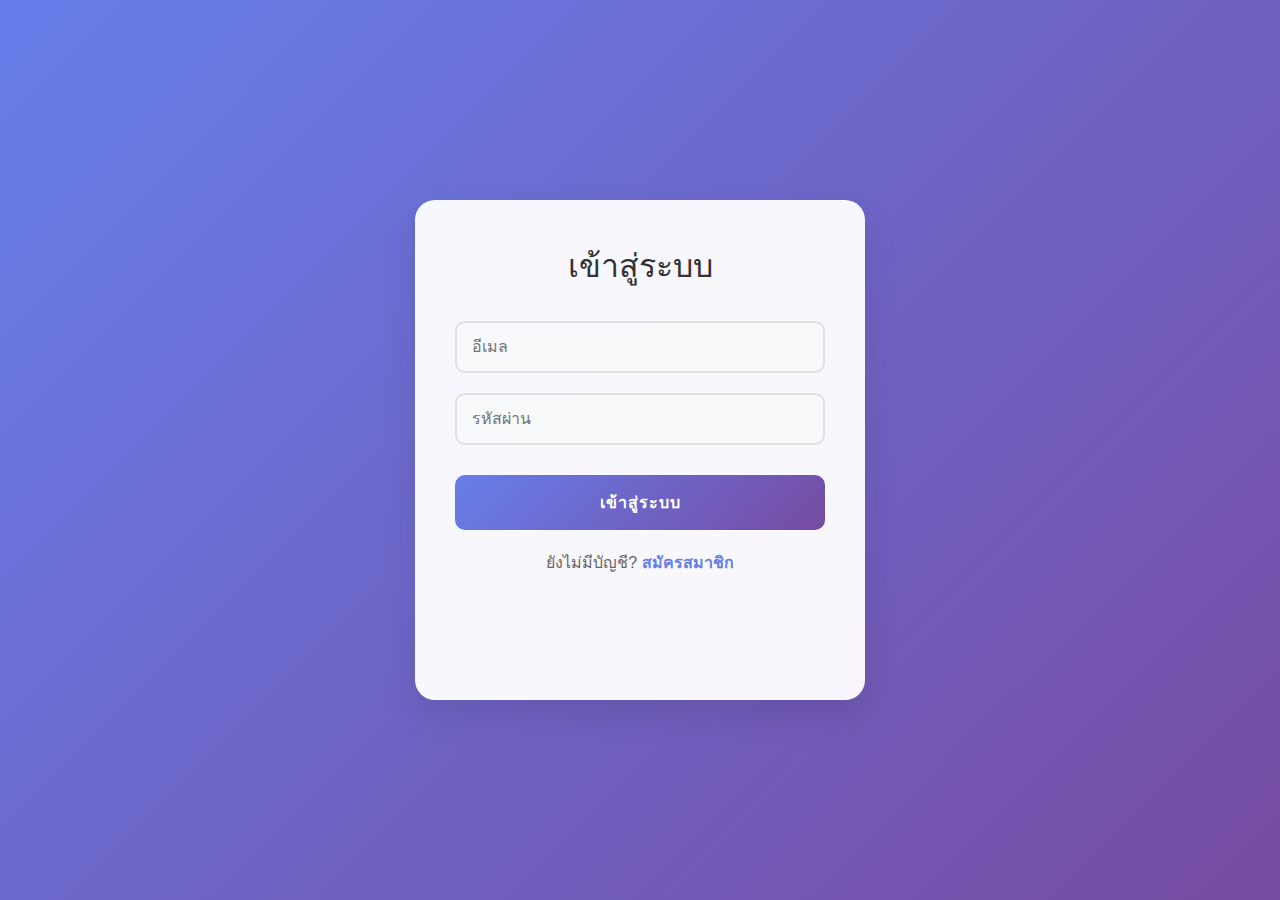
<file: index.html>
<!DOCTYPE html>
<html lang="th">
<head>
    <meta charset="UTF-8">
    <meta name="viewport" content="width=device-width, initial-scale=1.0">
    <title>IT Repair System - Login</title>
    <link rel="stylesheet" href="/index.css">
</head>
<body>
    <div class="container">
        <div class="form-container" id="loginForm">
            <h1>เข้าสู่ระบบ</h1>
            <form id="emailFrom">
                <div class="login_sign">
                    <div class="input-group">
                        <input type="email" placeholder="อีเมล" required id="E_mail_login" class="Login_box">
                    </div>
                    <div class="input-group">
                        <input type="password" placeholder="รหัสผ่าน" required id="Password_login" class="Login_box">
                    </div>
                    <div class="btu">
                        <button type="submit" id="Confirm">
                            เข้าสู่ระบบ
                        </button>
                    </div>
                </div>
            </form>
            <div id="loginMessage"></div>
            <div class="DOT">
                <p>ยังไม่มีบัญชี? <span class="switch-form" onclick="switchToSignUp()">สมัครสมาชิก</span></p>
            </div>
        </div>
        <div class="form-container hidden" id="signUpForm">
            <h1>สมัครสมาชิก</h1>
            <form id="signUpFormElement">
                <div class="profile-picture-container">
                    <img src="[data-uri]" 
                         alt="Profile" class="profile-picture" id="signUpProfilePic">
                    <label class="profile-upload" for="profileImageInput">
                        📷
                        <input type="file" id="profileImageInput" accept="image/*" onchange="handleProfileImageUpload(event, 'signUpProfilePic')">
                    </label>
                </div>
                <div class="input-group">
                    <input type="text" placeholder="ชื่อ" required id="Name_sign" class="sign_box">
                </div>
                <div class="input-group">
                    <input type="email" placeholder="อีเมล" required id="E_mail_sign" class="sign_box">
                </div> 
                <div class="input-group">
                    <input type="tel" placeholder="เบอร์โทรศัพท์" required class="sign_box" id="Tel_sign">
                </div>
                <div class="input-group">
                    <input type="password" placeholder="รหัสผ่าน" required id="password_sign" class="sign_box">
                </div>
                  <div class="input-group">
                    <input type="password" placeholder="รหัสผ่านอีกรอบ" required id="password_ss" class="sign_box">
                </div>
               
                <div class="btu">
                    <button type="submit" id="SignUpBtn">
                        สมัครสมาชิก
                    </button>
                </div>
            </form>
            <div id="signUpMessage"></div>
            <div class="DOT">
                <p>มีบัญชีแล้ว? <span class="switch-form" onclick="switchToLogin()">เข้าสู่ระบบ</span></p>
            </div>
        </div>

        <div class="form-container hidden" id="dashboard" style="width: 400px;">
            <h1>ยินดีต้อนรับ</h1>
            <div id="userInfo"></div>
            
            <div class="dashboard-buttons">
                <button class="dashboard-btn" onclick="window.location.href='/com.html'">แจ้งซ่อม</button>
            </div>
            
            <div class="btu">
                <button onclick="logout()" style="background: #dc3545; width: 100%; padding: 12px; border: none; border-radius: 8px; color: white; cursor: pointer;">
                    ออกจากระบบ
                </button>
                <div onclick="window.location.href='/IT_Satff.html'"><button onclick="logout()" style="background: #dc3545; width: 100%; padding: 12px; border: none; border-radius: 8px; color: white; cursor: pointer; margin-top: 10px;">
                    พนักงาน
                </button>
                </div>
                 
            </div>

    </div>
    <script src="index.js"></script>

</body>
</html>
</file>
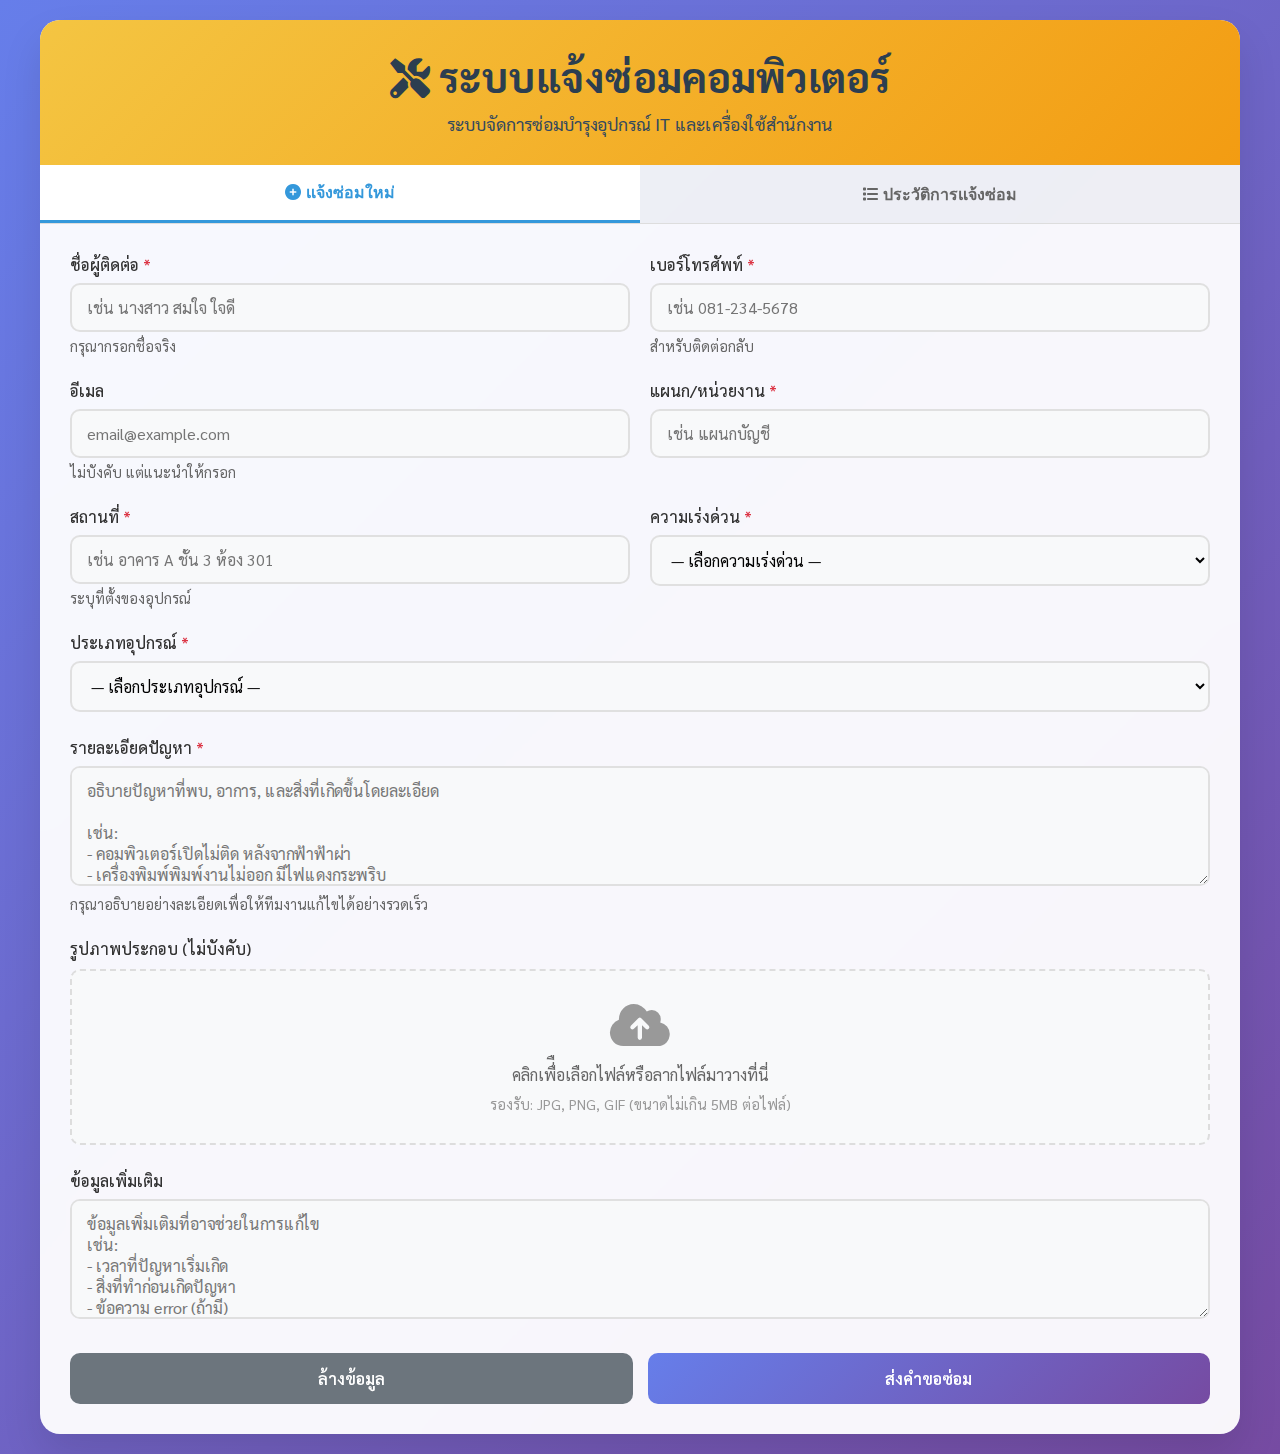
<file: com.html>
<!DOCTYPE html>
<html lang="th">
<head>
    <meta charset="UTF-8">
    <meta name="viewport" content="width=device-width, initial-scale=1.0">
    <title>ระบบแจ้งซ่อมคอมพิวเตอร์</title>
    <link href="https://fonts.googleapis.com/css2?family=Sarabun:wght@300;400;500;600;700&display=swap" rel="stylesheet">
    <link href="https://cdnjs.cloudflare.com/ajax/libs/font-awesome/6.0.0/css/all.min.css" rel="stylesheet">
    <link rel="stylesheet" href="/com.css">
</head>
<body>
    <div class="container">
        <div class="header">
            <h1><i class="fas fa-tools"></i> ระบบแจ้งซ่อมคอมพิวเตอร์</h1>
            <p>ระบบจัดการซ่อมบำรุงอุปกรณ์ IT และเครื่องใช้สำนักงาน</p>
        </div>

        <div class="nav-tabs">
            <button class="nav-tab active" onclick="switchTab('form')">
                <i class="fas fa-plus-circle"></i> แจ้งซ่อมใหม่
            </button>
            <button class="nav-tab" onclick="switchTab('history')">
                <i class="fas fa-list"></i> ประวัติการแจ้งซ่อม
            </button>
        </div>

        <div id="form-tab" class="tab-content active">
            <div id="messageContainer"></div>
            
            <form id="repairForm">
                <div class="form-row">
                    <div class="form-group">
                        <label for="contactName">ชื่อผู้ติดต่อ <span class="required">*</span></label>
                        <input type="text" id="contactName" name="contactName" placeholder="เช่น นางสาว สมใจ ใจดี" required>
                        <div style="font-size: 0.9rem; color: #666; margin-top: 5px;">กรุณากรอกชื่อจริง</div>
                    </div>
                    
                    <div class="form-group">
                        <label for="phoneNumber">เบอร์โทรศัพท์ <span class="required">*</span></label>
                        <input type="tel" id="phoneNumber" name="phoneNumber" placeholder="เช่น 081-234-5678" required>
                        <div style="font-size: 0.9rem; color: #666; margin-top: 5px;">สำหรับติดต่อกลับ</div>
                    </div>
                </div>
                
                <div class="form-row">
                    <div class="form-group">
                        <label for="email">อีเมล</label>
                        <input type="email" id="email" name="email" placeholder="email@example.com">
                        <div style="font-size: 0.9rem; color: #666; margin-top: 5px;">ไม่บังคับ แต่แนะนำให้กรอก</div>
                    </div>
                    
                    <div class="form-group">
                        <label for="department">แผนก/หน่วยงาน <span class="required">*</span></label>
                        <input type="text" id="department" name="department" placeholder="เช่น แผนกบัญชี" required>
                    </div>
                </div>
                
                <div class="form-row">
                    <div class="form-group">
                        <label for="location">สถานที่ <span class="required">*</span></label>
                        <input type="text" id="location" name="location" placeholder="เช่น อาคาร A ชั้น 3 ห้อง 301" required>
                        <div style="font-size: 0.9rem; color: #666; margin-top: 5px;">ระบุที่ตั้งของอุปกรณ์</div>
                    </div>
                    
                    <div class="form-group">
                        <label for="urgency">ความเร่งด่วน <span class="required">*</span></label>
                        <select id="urgency" name="urgency" required>
                            <option value="">— เลือกความเร่งด่วน —</option>
                            <option value="R0">R0 - รอได้</option>
                            <option value="R1">R1 - ปกติ</option>
                            <option value="R2">R2 - เร่งด่วน</option>
                            <option value="R3">R3 - ด่วนที่สุด</option>
                        </select>
                    </div>
                </div>
                
                <div class="form-group">
                    <label for="equipmentType">ประเภทอุปกรณ์ <span class="required">*</span></label>
                    <select id="equipmentType" name="equipmentType" required>
                        <option value="">— เลือกประเภทอุปกรณ์ —</option>
                        <option value="desktop">คอมพิวเตอร์ตั้งโต๊ะ</option>
                        <option value="laptop">แล็ปท็อป</option>
                        <option value="printer">เครื่องพิมพ์</option>
                        <option value="scanner">เครื่องสแกน</option>
                        <option value="network">อุปกรณ์เครือข่าย</option>
                        <option value="monitor">จอภาพ</option>
                        <option value="ups">เครื่องสำรองไฟ (UPS)</option>
                        <option value="software">ซอฟต์แวร์</option>
                        <option value="other">อื่นๆ</option>
                    </select>
                </div>
                
                <div class="form-group">
                    <label for="problemDescription">รายละเอียดปัญหา <span class="required">*</span></label>
                    <textarea id="problemDescription" name="problemDescription" placeholder="อธิบายปัญหาที่พบ, อาการ, และสิ่งที่เกิดขึ้นโดยละเอียด

เช่น:
- คอมพิวเตอร์เปิดไม่ติด หลังจากฟ้าฟ้าผ่า
- เครื่องพิมพ์พิมพ์งานไม่ออก มีไฟแดงกระพริบ
- โปรแกรม Excel เปิดไม่ได้ มีข้อความ error" required></textarea>
                    <div style="font-size: 0.9rem; color: #666; margin-top: 5px;">กรุณาอธิบายอย่างละเอียดเพื่อให้ทีมงานแก้ไขได้อย่างรวดเร็ว</div>
                </div>

                <div class="form-group">
                    <label for="fileUpload">รูปภาพประกอบ (ไม่บังคับ)</label>
                    <div class="file-upload-area" onclick="document.getElementById('fileInput').click()" ondrop="handleDrop(event)" ondragover="handleDragOver(event)" ondragleave="handleDragLeave(event)">
                        <i class="fas fa-cloud-upload-alt"></i>
                        <div class="file-upload-text">คลิกเพื่ือเลือกไฟล์หรือลากไฟล์มาวางที่นี่</div>
                        <div class="file-upload-hint">รองรับ: JPG, PNG, GIF (ขนาดไม่เกิน 5MB ต่อไฟล์)</div>
                    </div>
                    <input type="file" id="fileInput" multiple accept="image/*" style="display: none;" onchange="handleFileSelect(event)">
                    <div id="uploadedFiles" class="uploaded-files"></div>
                </div>
                
                <div class="form-group">
                    <label for="additionalInfo">ข้อมูลเพิ่มเติม</label>
                    <textarea id="additionalInfo" name="additionalInfo" placeholder="ข้อมูลเพิ่มเติมที่อาจช่วยในการแก้ไข
เช่น:
- เวลาที่ปัญหาเริ่มเกิด
- สิ่งที่ทำก่อนเกิดปัญหา
- ข้อความ error (ถ้ามี)"></textarea>
                </div>
                
                <div class="button-group">
                    <button type="button" class="btn btn-secondary" onclick="resetForm()">ล้างข้อมูล</button>
                    <button type="submit" class="btn btn-primary">ส่งคำขอซ่อม</button>
                </div>
            </form>
        </div>


        <div id="history-tab" class="tab-content">
            <div class="stats-bar">
                <div class="stat-item">
                    <div class="stat-number pending" id="pendingCount">0</div>
                    <div class="stat-label">รอดำเนินการ</div>
                </div>
                <div class="stat-item">
                    <div class="stat-number in-progress" id="progressCount">0</div>
                    <div class="stat-label">กำลังซ่อม</div>
                </div>
                <div class="stat-item">
                    <div class="stat-number completed" id="completedCount">0</div>
                    <div class="stat-label">เสร็จสิ้น</div>
                </div>
                <div class="stat-item">
                    <div class="stat-number total" id="totalCount">0</div>
                    <div class="stat-label">ทั้งหมด</div>
                </div>
            </div>

            <div class="controls">
                <div class="search-box">
                    <input type="text" id="searchInput" placeholder="ค้นหาตามอุปกรณ์, ปัญหา, หรือสถานะ...">
                    <i class="fas fa-search"></i>
                </div>
                <div class="filter-buttons">
                    <button class="filter-btn active" data-filter="all">ทั้งหมด</button>
                    <button class="filter-btn" data-filter="pending">รอดำเนินการ</button>
                    <button class="filter-btn" data-filter="in-progress">กำลังซ่อม</button>
                    <button class="filter-btn" data-filter="completed">เสร็จสิ้น</button>
                </div>
            </div>
            <div class="table-container">
                <table class="table">
                    <thead>
                        <tr>
                            <th>ลำดับ</th>
                            <th>วันที่แจ้ง</th>
                            <th>ผู้แจ้ง</th>
                            <th>อุปกรณ์</th>
                            <th>ปัญหาที่พบ</th>
                            <th>ระดับความสำคัญ</th>
                            <th>สถานะ</th>
                            <th>ผู้รับผิดชอบ</th>
                            <th>วันที่คาดว่าจะเสร็จ</th>
                            <th>การดำเนินการ</th>
                        </tr>
                    </thead>
                    <tbody id="repairTableBody">
                    </tbody>
                </table>
            </div>
        </div>
    </div>

    <script src="/com.js"></script>
</body>
</html>
</file>
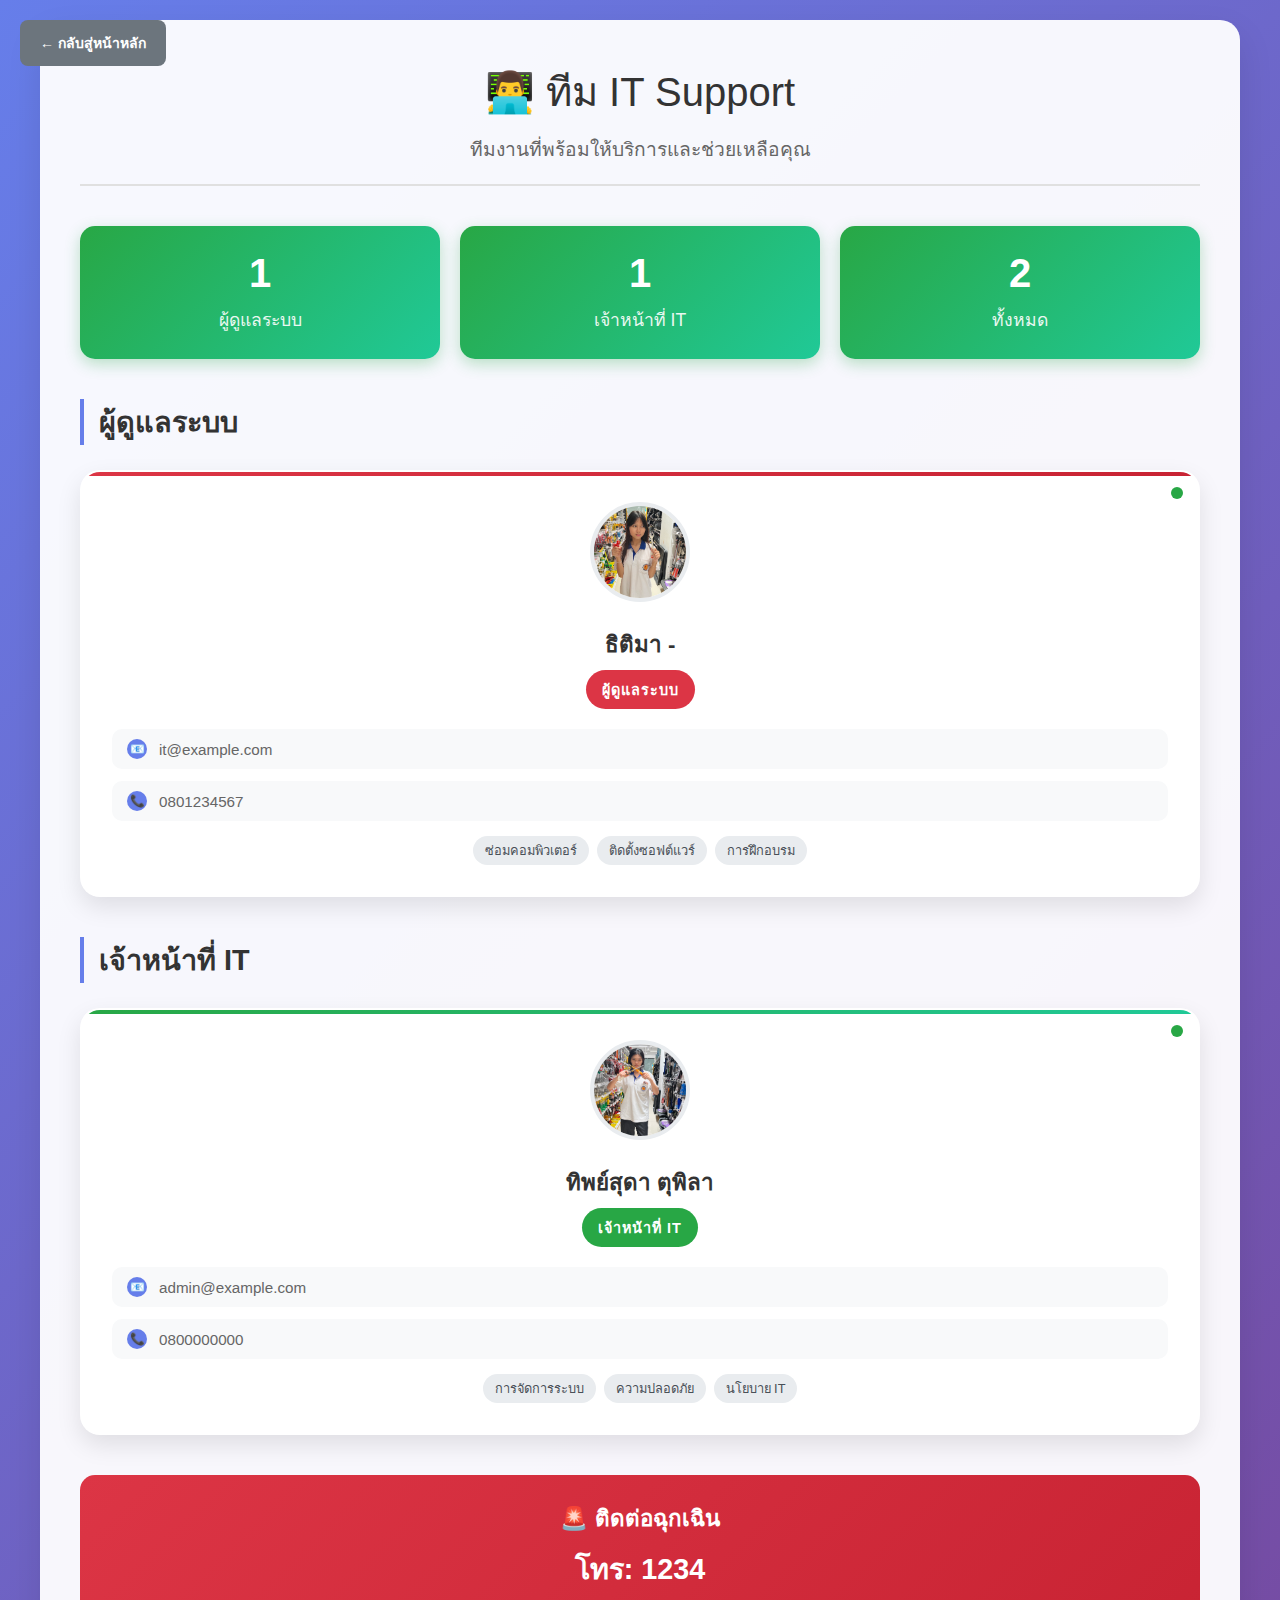
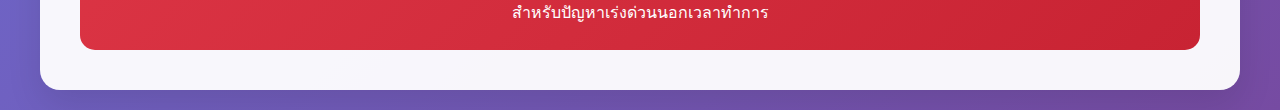
<file: IT_Satff.html>
<!DOCTYPE html>
<html lang="th">
<head>
    <meta charset="UTF-8">
    <meta name="viewport" content="width=device-width, initial-scale=1.0">
    <title>ทีม IT Support - IT Repair System</title>
    <style>
        * {
            margin: 0;
            padding: 0;
            box-sizing: border-box;
        }

        body {
            font-family: 'Arial', sans-serif;
            background: linear-gradient(135deg, #667eea 0%, #764ba2 100%);
            min-height: 100vh;
            padding: 20px;
        }

        .container {
            max-width: 1200px;
            margin: 0 auto;
            background: rgba(255, 255, 255, 0.95);
            border-radius: 20px;
            box-shadow: 0 15px 35px rgba(0, 0, 0, 0.1);
            overflow: hidden;
            padding: 40px;
        }

        .header {
            text-align: center;
            margin-bottom: 40px;
            padding-bottom: 20px;
            border-bottom: 2px solid #e0e0e0;
        }

        .header h1 {
            color: #333;
            font-size: 2.5rem;
            font-weight: 300;
            margin-bottom: 10px;
        }

        .header .subtitle {
            color: #666;
            font-size: 1.2rem;
            font-weight: 400;
        }

        .back-button {
            position: absolute;
            top: 20px;
            left: 20px;
            padding: 12px 20px;
            background: #6c757d;
            color: white;
            border: none;
            border-radius: 8px;
            cursor: pointer;
            text-decoration: none;
            font-size: 14px;
            font-weight: 600;
            transition: all 0.3s ease;
            display: flex;
            align-items: center;
            gap: 8px;
        }

        .back-button:hover {
            background: #5a6268;
            transform: translateY(-2px);
        }

        .stats-section {
            display: grid;
            grid-template-columns: repeat(auto-fit, minmax(250px, 1fr));
            gap: 20px;
            margin-bottom: 40px;
        }

        .stat-card {
            background: linear-gradient(135deg, #28a745 0%, #20c997 100%);
            color: white;
            padding: 25px;
            border-radius: 15px;
            text-align: center;
            box-shadow: 0 5px 15px rgba(40, 167, 69, 0.3);
        }

        .stat-number {
            font-size: 2.5rem;
            font-weight: bold;
            margin-bottom: 10px;
        }

        .stat-label {
            font-size: 1.1rem;
            opacity: 0.9;
        }

        .staff-section {
            margin-bottom: 40px;
        }

        .section-title {
            color: #333;
            font-size: 1.8rem;
            font-weight: 600;
            margin-bottom: 25px;
            padding-left: 15px;
            border-left: 4px solid #667eea;
        }

        .staff-grid {
            display: grid;
            grid-template-columns: repeat(auto-fit, minmax(300px, 1fr));
            gap: 25px;
            margin-bottom: 40px;
        }

        .staff-card {
            background: white;
            border-radius: 20px;
            padding: 30px;
            text-align: center;
            box-shadow: 0 10px 25px rgba(0, 0, 0, 0.1);
            transition: all 0.3s ease;
            border: 2px solid transparent;
            position: relative;
            overflow: hidden;
        }

        .staff-card::before {
            content: '';
            position: absolute;
            top: 0;
            left: 0;
            width: 100%;
            height: 4px;
            background: linear-gradient(135deg, #667eea 0%, #764ba2 100%);
        }

        .staff-card:hover {
            transform: translateY(-10px);
            box-shadow: 0 20px 40px rgba(0, 0, 0, 0.15);
            border-color: #667eea;
        }

        .staff-card.admin::before {
            background: linear-gradient(135deg, #dc3545 0%, #c82333 100%);
        }

        .staff-card.staff::before {
            background: linear-gradient(135deg, #28a745 0%, #20c997 100%);
        }

        .staff-avatar {
            width: 100px;
            height: 100px;
            border-radius: 50%;
            object-fit: cover;
            border: 4px solid #e9ecef;
            margin: 0 auto 20px auto;
            transition: all 0.3s ease;
        }

        .staff-card:hover .staff-avatar {
            border-color: #667eea;
            transform: scale(1.1);
        }

        .staff-name {
            font-size: 1.4rem;
            font-weight: bold;
            color: #333;
            margin-bottom: 8px;
        }

        .staff-role {
            display: inline-block;
            padding: 8px 16px;
            border-radius: 20px;
            font-size: 0.9rem;
            font-weight: 600;
            text-transform: uppercase;
            letter-spacing: 1px;
            margin-bottom: 20px;
        }

        .role-admin {
            background: #dc3545;
            color: white;
        }

        .role-staff {
            background: #28a745;
            color: white;
        }

        .contact-info {
            display: flex;
            flex-direction: column;
            gap: 12px;
            text-align: left;
        }

        .contact-item {
            display: flex;
            align-items: center;
            gap: 12px;
            padding: 10px 15px;
            background: #f8f9fa;
            border-radius: 10px;
            font-size: 0.95rem;
            color: #666;
            transition: all 0.3s ease;
        }

        .contact-item:hover {
            background: #e9ecef;
            color: #333;
        }

        .contact-icon {
            width: 20px;
            height: 20px;
            display: flex;
            align-items: center;
            justify-content: center;
            background: #667eea;
            color: white;
            border-radius: 50%;
            font-size: 12px;
            flex-shrink: 0;
        }

        .availability-indicator {
            position: absolute;
            top: 15px;
            right: 15px;
            width: 12px;
            height: 12px;
            border-radius: 50%;
            background: #28a745;
            box-shadow: 0 0 0 2px white;
        }

        .specialty-tags {
            display: flex;
            flex-wrap: wrap;
            gap: 8px;
            justify-content: center;
            margin-top: 15px;
        }

        .tag {
            background: #e9ecef;
            color: #495057;
            padding: 4px 12px;
            border-radius: 15px;
            font-size: 0.8rem;
            font-weight: 500;
        }

        .emergency-contact {
            background: linear-gradient(135deg, #dc3545 0%, #c82333 100%);
            color: white;
            padding: 25px;
            border-radius: 15px;
            text-align: center;
            margin-top: 30px;
        }

        .emergency-title {
            font-size: 1.4rem;
            font-weight: bold;
            margin-bottom: 10px;
        }

        .emergency-number {
            font-size: 1.8rem;
            font-weight: bold;
            margin-bottom: 8px;
        }

        @media (max-width: 768px) {
            .container {
                padding: 20px;
                margin: 10px;
            }
            
            .back-button {
                position: relative;
                top: 0;
                left: 0;
                margin-bottom: 20px;
            }

            .header h1 {
                font-size: 2rem;
            }

            .staff-grid {
                grid-template-columns: 1fr;
            }

            .stats-section {
                grid-template-columns: 1fr;
            }
        }
    </style>
</head>
<body>
    <a href="#" class="back-button" onclick="goBack()">
        ← กลับสู่หน้าหลัก
    </a>
    
    <div class="container">
        <div class="header">
            <h1>👨‍💻 ทีม IT Support</h1>
            <p class="subtitle">ทีมงานที่พร้อมให้บริการและช่วยเหลือคุณ</p>
        </div>

        <div class="stats-section" id="statsSection">
            <!-- Stats will be populated by JavaScript -->
        </div>

        <div class="staff-section">
            <h2 class="section-title">ผู้ดูแลระบบ</h2>
            <div class="staff-grid" id="adminGrid">
                <!-- Admin staff will be populated here -->
            </div>
        </div>

        <div class="staff-section">
            <h2 class="section-title">เจ้าหน้าที่ IT</h2>
            <div class="staff-grid" id="staffGrid">
                <!-- IT staff will be populated here -->
            </div>
        </div>

        <div class="emergency-contact">
            <div class="emergency-title">🚨 ติดต่อฉุกเฉิน</div>
            <div class="emergency-number">โทร: 1234</div>
            <p>สำหรับปัญหาเร่งด่วนนอกเวลาทำการ</p>
        </div>
    </div>

    <script>
        // Sample IT staff data (in real app, this would come from database)
        const itStaffData = [
            {
                name: "ทิพย์สุดา ตุพิลา",
                email: "admin@example.com",
                phone: "0800000000",
                role: "staff",
                profileImage: "/S__24346630_0.jpg",
                specialties: ["การจัดการระบบ", "ความปลอดภัย", "นโยบาย IT"]
            },
            {
                name: "ธิติมา -",
                email: "it@example.com",
                phone: "0801234567",
                role: "admin",
                profileImage: "/S__24346632_0.jpg",
                specialties: ["ซ่อมคอมพิวเตอร์", "ติดตั้งซอฟต์แวร์", "การฝึกอบรม"]
            },
        ];

        function getRoleText(role) {
            switch(role) {
                case 'admin': return 'ผู้ดูแลระบบ';
                case 'staff': return 'เจ้าหน้าที่ IT';
                default: return 'ผู้ใช้งาน';
            }
        }

        function createStaffCard(staff) {
            const specialtyTags = staff.specialties ? 
                staff.specialties.map(spec => `<span class="tag">${spec}</span>`).join('') : '';

            return `
                <div class="staff-card ${staff.role}">
                    <div class="availability-indicator" title="พร้อมให้บริการ"></div>
                    <img src="${staff.profileImage}" alt="${staff.name}" class="staff-avatar">
                    <div class="staff-name">${staff.name}</div>
                    <span class="staff-role role-${staff.role}">${getRoleText(staff.role)}</span>
                    
                    <div class="contact-info">
                        <div class="contact-item">
                            <div class="contact-icon">📧</div>
                            <span>${staff.email}</span>
                        </div>
                        <div class="contact-item">
                            <div class="contact-icon">📞</div>
                            <span>${staff.phone}</span>
                        </div>
                    </div>
                    
                    <div class="specialty-tags">
                        ${specialtyTags}
                    </div>
                </div>
            `;
        }

        function initializeStaffDisplay() {
            const adminGrid = document.getElementById('adminGrid');
            const staffGrid = document.getElementById('staffGrid');
            const statsSection = document.getElementById('statsSection');

            // Filter staff by role
            const admins = itStaffData.filter(staff => staff.role === 'admin');
            const staff = itStaffData.filter(staff => staff.role === 'staff');

            // Populate admin section
            adminGrid.innerHTML = admins.map(admin => createStaffCard(admin)).join('');

            // Populate staff section
            staffGrid.innerHTML = staff.map(staffMember => createStaffCard(staffMember)).join('');

            // Create stats
            statsSection.innerHTML = `
                <div class="stat-card">
                    <div class="stat-number">${admins.length}</div>
                    <div class="stat-label">ผู้ดูแลระบบ</div>
                </div>
                <div class="stat-card">
                    <div class="stat-number">${staff.length}</div>
                    <div class="stat-label">เจ้าหน้าที่ IT</div>
                </div>
                <div class="stat-card">
                    <div class="stat-number">${itStaffData.length}</div>
                    <div class="stat-label">ทั้งหมด</div>
                </div>
            `;
        }

        function goBack() {
            if (window.history.length > 1) {
                window.history.back();
            } else {
                window.location.href = 'index.html';
            }
        }

        // Initialize the page
        document.addEventListener('DOMContentLoaded', function() {
            initializeStaffDisplay();
        });
    </script>
</body>
</html>
</file>
<file: index.css>
* {
            margin: 0;
            padding: 0;
            box-sizing: border-box;
        }

        body {
            font-family: 'Arial', sans-serif;
            background: linear-gradient(135deg, #667eea 0%, #764ba2 100%);
            min-height: 100vh;
            display: flex;
            justify-content: center;
            align-items: center;
        }

        .container {
            background: rgba(255, 255, 255, 0.95);
            border-radius: 20px;
            box-shadow: 0 15px 35px rgba(0, 0, 0, 0.1);
            overflow: hidden;
            width: 450px;
            min-height: 500px;
            position: relative;
        }

        .form-container {
            padding: 40px;
            text-align: center;
        }

        .form-container.hidden {
            display: none;
        }

        h1 {
            color: #333;
            margin-bottom: 30px;
            font-size: 2rem;
            font-weight: 300;
        }

        .input-group {
            margin-bottom: 20px;
            position: relative;
        }

        .Login_box, .sign_box {
            width: 100%;
            padding: 15px;
            border: 2px solid #e0e0e0;
            border-radius: 10px;
            font-size: 16px;
            transition: all 0.3s ease;
            background: #f8f9fa;
        }

        .Login_box:focus, .sign_box:focus {
            outline: none;
            border-color: #667eea;
            background: white;
            box-shadow: 0 0 10px rgba(102, 126, 234, 0.2);
        }

        .btu {
            margin: 30px 0 20px 0;
        }

        #Confirm, #SignUpBtn {
            width: 100%;
            padding: 15px;
            background: linear-gradient(135deg, #667eea 0%, #764ba2 100%);
            color: white;
            border: none;
            border-radius: 10px;
            font-size: 16px;
            font-weight: 600;
            cursor: pointer;
            transition: all 0.3s ease;
            text-transform: uppercase;
            letter-spacing: 1px;
        }

        #Confirm:hover, #SignUpBtn:hover {
            transform: translateY(-2px);
            box-shadow: 0 5px 15px rgba(102, 126, 234, 0.4);
        }

        .DOT {
            margin-top: 20px;
            color: #666;
        }

        .DOT a, .switch-form {
            color: #667eea;
            text-decoration: none;
            font-weight: 600;
            cursor: pointer;
            transition: color 0.3s ease;
        }

        .DOT a:hover, .switch-form:hover {
            color: #764ba2;
        }

        .success-message, .error-message {
            padding: 10px;
            margin: 15px 0;
            border-radius: 8px;
            font-weight: 600;
            text-align: center;
        }

        .success-message {
            background: #d4edda;
            color: #155724;
            border: 1px solid #c3e6cb;
        }

        .error-message {
            background: #f8d7da;
            color: #721c24;
            border: 1px solid #f5c6cb;
        }

        /* Profile Picture Styles */
        .profile-picture-container {
            position: relative;
            width: 120px;
            height: 120px;
            margin: 0 auto 20px auto;
        }

        .profile-picture {
            width: 120px;
            height: 120px;
            border-radius: 50%;
            object-fit: cover;
            border: 4px solid #667eea;
            box-shadow: 0 4px 15px rgba(102, 126, 234, 0.3);
            transition: all 0.3s ease;
        }

        .profile-picture:hover {
            transform: scale(1.05);
            box-shadow: 0 6px 20px rgba(102, 126, 234, 0.4);
        }

        .profile-upload {
            position: absolute;
            bottom: 5px;
            right: 5px;
            width: 30px;
            height: 30px;
            background: #667eea;
            border-radius: 50%;
            display: flex;
            align-items: center;
            justify-content: center;
            cursor: pointer;
            color: white;
            font-size: 14px;
            transition: background 0.3s ease;
        }

        .profile-upload:hover {
            background: #764ba2;
        }

        .profile-upload input {
            display: none;
        }

        .users-list {
            background: rgba(255, 255, 255, 0.9);
            margin-top: 20px;
            padding: 20px;
            border-radius: 15px;
            max-height: 400px;
            overflow-y: auto;
        }

        .user-item {
            background: #f8f9fa;
            margin: 10px 0;
            padding: 15px;
            border-radius: 8px;
            border-left: 4px solid #667eea;
            display: flex;
            align-items: center;
            gap: 15px;
        }

        .user-avatar {
            width: 60px;
            height: 60px;
            border-radius: 50%;
            object-fit: cover;
            border: 3px solid #667eea;
            flex-shrink: 0;
        }

        .user-info {
            flex: 1;
        }

        .user-item h4 {
            color: #333;
            margin-bottom: 5px;
            font-size: 18px;
        }

        .user-item p {
            color: #666;
            font-size: 14px;
            margin: 2px 0;
        }

        .role-badge {
            display: inline-block;
            padding: 4px 8px;
            border-radius: 12px;
            font-size: 12px;
            font-weight: bold;
            text-transform: uppercase;
        }

        .role-admin {
            background: #dc3545;
            color: white;
        }

        .role-staff {
            background: #28a745;
            color: white;
        }

        .role-user {
            background: #6c757d;
            color: white;
        }

        .dashboard-buttons {
            display: flex;
            gap: 10px;
            margin: 20px 0;
        }

        .dashboard-btn {
            flex: 1;
            padding: 12px;
            background: #28a745;
            color: white;
            border: none;
            border-radius: 8px;
            cursor: pointer;
            font-size: 14px;
            transition: background 0.3s;
        }

        .dashboard-btn:hover {
            background: #218838;
        }

        .dashboard-btn.secondary {
            background: #17a2b8;
        }

        .dashboard-btn.secondary:hover {
            background: #138496;
        }

        /* IT Staff Gallery */
        .it-staff-gallery {
            background: rgba(255, 255, 255, 0.9);
            margin-top: 20px;
            padding: 20px;
            border-radius: 15px;
        }

        .staff-grid {
            display: grid;
            grid-template-columns: repeat(auto-fit, minmax(200px, 1fr));
            gap: 20px;
            margin-top: 15px;
        }

        .staff-card {
            background: white;
            border-radius: 15px;
            padding: 20px;
            text-align: center;
            box-shadow: 0 5px 15px rgba(0, 0, 0, 0.1);
            transition: transform 0.3s ease;
        }

        .staff-card:hover {
            transform: translateY(-5px);
        }

        .staff-avatar-large {
            width: 80px;
            height: 80px;
            border-radius: 50%;
            object-fit: cover;
            border: 3px solid #28a745;
            margin: 0 auto 15px auto;
        }

        .staff-name {
            font-weight: bold;
            color: #333;
            margin-bottom: 5px;
        }

        .staff-role {
            color: #666;
            font-size: 14px;
            margin-bottom: 10px;
        }

        .staff-contact {
            font-size: 12px;
            color: #888;
        }

        @media (max-width: 480px) {
            .container {
                width: 90%;
                margin: 20px;
            }
            
            .form-container {
                padding: 30px 20px;
            }

            .staff-grid {
                grid-template-columns: 1fr;
            }
        }
</file>
<file: com.css>
* {
            margin: 0;
            padding: 0;
            box-sizing: border-box;
        }

        body {
            background: linear-gradient(135deg, #667eea 0%, #764ba2 100%);
            font-family: 'Sarabun', sans-serif;
            min-height: 100vh;
            padding: 20px;
        }

        .container {
            max-width: 1200px;
            margin: 0 auto;
            background: rgba(255, 255, 255, 0.95);
            border-radius: 20px;
            box-shadow: 0 20px 40px rgba(0, 0, 0, 0.1);
            backdrop-filter: blur(10px);
            overflow: hidden;
        }

        .header {
            background: linear-gradient(135deg, #f4c542 0%, #f39c12 100%);
            padding: 30px;
            text-align: center;
            position: relative;
        }

        .header h1 {
            color: #2c3e50;
            font-size: 2.5rem;
            font-weight: 700;
            margin-bottom: 10px;
        }

        .header p {
            color: #34495e;
            font-size: 1.1rem;
            font-weight: 400;
        }

        /* Navigation */
        .nav-tabs {
            display: flex;
            background: rgba(52, 73, 94, 0.05);
            border-bottom: 1px solid #ddd;
        }

        .nav-tab {
            flex: 1;
            padding: 15px;
            text-align: center;
            background: none;
            border: none;
            cursor: pointer;
            transition: all 0.3s ease;
            font-size: 16px;
            font-weight: 600;
            color: #666;
        }

        .nav-tab.active {
            background: white;
            color: #3498db;
            border-bottom: 3px solid #3498db;
        }

        .nav-tab:hover {
            background: rgba(52, 152, 219, 0.1);
        }

        .tab-content {
            display: none;
            padding: 30px;
        }

        .tab-content.active {
            display: block;
        }

        /* Form Styles */
        .form-group {
            margin-bottom: 25px;
        }

        .form-row {
            display: grid;
            grid-template-columns: 1fr 1fr;
            gap: 20px;
        }

        label {
            display: block;
            margin-bottom: 8px;
            font-weight: 500;
            color: #333;
            font-size: 1rem;
        }

        input[type="text"],
        input[type="tel"],
        input[type="email"],
        select,
        textarea {
            width: 100%;
            padding: 12px 15px;
            border: 2px solid #e0e0e0;
            border-radius: 10px;
            font-size: 16px;
            font-family: 'Sarabun', sans-serif;
            transition: all 0.3s ease;
            background: #f8f9fa;
        }

        input:focus, select:focus, textarea:focus {
            outline: none;
            border-color: #667eea;
            background: white;
            box-shadow: 0 0 10px rgba(102, 126, 234, 0.2);
        }

        textarea {
            resize: vertical;
            min-height: 120px;
        }

        .required {
            color: #dc3545;
        }

        /* File Upload Styles */
        .file-upload-area {
            border: 2px dashed #ddd;
            border-radius: 10px;
            padding: 30px;
            text-align: center;
            background: #f8f9fa;
            cursor: pointer;
            transition: all 0.3s ease;
            margin-top: 10px;
        }

        .file-upload-area:hover,
        .file-upload-area.dragover {
            border-color: #667eea;
            background: rgba(102, 126, 234, 0.1);
        }

        .file-upload-area i {
            font-size: 3rem;
            color: #999;
            margin-bottom: 15px;
        }

        .file-upload-text {
            color: #666;
            margin-bottom: 10px;
        }

        .file-upload-hint {
            font-size: 0.9rem;
            color: #999;
        }

        .uploaded-files {
            margin-top: 15px;
        }

        .file-item {
            display: flex;
            align-items: center;
            justify-content: space-between;
            padding: 10px 15px;
            background: white;
            border: 1px solid #ddd;
            border-radius: 8px;
            margin-bottom: 8px;
        }

        .file-info {
            display: flex;
            align-items: center;
            gap: 10px;
        }

        .file-icon {
            color: #3498db;
            font-size: 1.2rem;
        }

        .file-details {
            font-size: 0.9rem;
        }

        .file-name {
            font-weight: 500;
            color: #333;
        }

        .file-size {
            color: #666;
        }

        .remove-file {
            color: #e74c3c;
            cursor: pointer;
            padding: 5px;
            transition: all 0.3s ease;
        }

        .remove-file:hover {
            color: #c0392b;
            transform: scale(1.1);
        }

        /* Image Preview */
        .image-preview {
            max-width: 150px;
            max-height: 150px;
            border-radius: 8px;
            margin-right: 10px;
        }

        /* Button Styles */
        .button-group {
            display: flex;
            gap: 15px;
            margin-top: 30px;
        }

        .btn {
            padding: 15px 30px;
            border: none;
            border-radius: 10px;
            font-size: 16px;
            font-weight: 600;
            cursor: pointer;
            transition: all 0.3s ease;
            font-family: 'Sarabun', sans-serif;
            flex: 1;
        }

        .btn-primary {
            background: linear-gradient(135deg, #667eea 0%, #764ba2 100%);
            color: white;
        }

        .btn-primary:hover {
            transform: translateY(-2px);
            box-shadow: 0 5px 15px rgba(102, 126, 234, 0.4);
        }

        .btn-secondary {
            background: #6c757d;
            color: white;
        }

        .btn-secondary:hover {
            background: #5a6268;
        }

        .add-btn {
            background: linear-gradient(135deg, #27ae60, #2ecc71);
            color: white;
            border: none;
            padding: 12px 25px;
            border-radius: 25px;
            cursor: pointer;
            font-size: 1rem;
            font-weight: 600;
            transition: all 0.3s ease;
            display: flex;
            align-items: center;
            gap: 8px;
        }

        .add-btn:hover {
            transform: translateY(-2px);
            box-shadow: 0 8px 20px rgba(46, 204, 113, 0.3);
        }

        /* Stats Bar */
        .stats-bar {
            display: flex;
            justify-content: center;
            gap: 40px;
            padding: 20px;
            background: rgba(52, 73, 94, 0.05);
            flex-wrap: wrap;
        }

        .stat-item {
            text-align: center;
            padding: 15px 25px;
            background: white;
            border-radius: 15px;
            box-shadow: 0 5px 15px rgba(0, 0, 0, 0.1);
            min-width: 150px;
        }

        .stat-number {
            font-size: 2rem;
            font-weight: 700;
            margin-bottom: 5px;
        }

        .stat-number.pending { color: #e74c3c; }
        .stat-number.in-progress { color: #f39c12; }
        .stat-number.completed { color: #27ae60; }
        .stat-number.total { color: #3498db; }

        .stat-label {
            color: #7f8c8d;
            font-size: 0.9rem;
            font-weight: 500;
        }

        /* Table Styles */
        .controls {
            padding: 30px;
            display: flex;
            justify-content: space-between;
            align-items: center;
            flex-wrap: wrap;
            gap: 20px;
            background: rgba(236, 240, 241, 0.3);
        }

        .search-box {
            position: relative;
            flex: 1;
            min-width: 250px;
        }

        .search-box input {
            width: 100%;
            padding: 12px 45px 12px 20px;
            border: 2px solid #ddd;
            border-radius: 25px;
            font-size: 1rem;
            font-family: 'Sarabun', sans-serif;
            transition: all 0.3s ease;
        }

        .search-box i {
            position: absolute;
            right: 15px;
            top: 50%;
            transform: translateY(-50%);
            color: #7f8c8d;
        }

        .filter-buttons {
            display: flex;
            gap: 10px;
            flex-wrap: wrap;
        }

        .filter-btn {
            padding: 8px 16px;
            border: 2px solid #3498db;
            background: white;
            color: #3498db;
            border-radius: 20px;
            cursor: pointer;
            transition: all 0.3s ease;
            font-family: 'Sarabun', sans-serif;
            font-weight: 500;
        }

        .filter-btn:hover,
        .filter-btn.active {
            background: #3498db;
            color: white;
        }

        .table-container {
            margin: 0 30px 30px;
            background: white;
            border-radius: 15px;
            box-shadow: 0 10px 30px rgba(0, 0, 0, 0.1);
            overflow: hidden;
        }

        .table {
            width: 100%;
            border-collapse: collapse;
        }

        .table th {
            background: linear-gradient(135deg, #34495e, #2c3e50);
            color: white;
            padding: 20px 15px;
            text-align: center;
            font-weight: 600;
            font-size: 1rem;
        }

        .table td {
            padding: 18px 15px;
            text-align: center;
            border-bottom: 1px solid #ecf0f1;
            transition: background-color 0.3s ease;
        }

        .table tr:hover {
            background-color: rgba(52, 152, 219, 0.05);
        }

        .status-badge {
            padding: 8px 15px;
            border-radius: 20px;
            font-weight: 600;
            font-size: 0.85rem;
            display: inline-block;
        }

        .status-pending {
            background: rgba(231, 76, 60, 0.1);
            color: #e74c3c;
        }

        .status-in-progress {
            background: rgba(243, 156, 18, 0.1);
            color: #f39c12;
        }

        .status-completed {
            background: rgba(39, 174, 96, 0.1);
            color: #27ae60;
        }

        .priority-high { color: #e74c3c; font-weight: 700; }
        .priority-medium { color: #f39c12; font-weight: 600; }
        .priority-low { color: #27ae60; font-weight: 500; }

        .actions {
            display: flex;
            gap: 8px;
            justify-content: center;
        }

        .action-btn {
            width: 35px;
            height: 35px;
            border: none;
            border-radius: 8px;
            cursor: pointer;
            display: flex;
            align-items: center;
            justify-content: center;
            transition: all 0.3s ease;
        }

        .btn-view { background: #3498db; color: white; }
        .btn-edit { background: #f39c12; color: white; }
        .btn-delete { background: #e74c3c; color: white; }

        .action-btn:hover {
            transform: scale(1.1);
            box-shadow: 0 5px 15px rgba(0, 0, 0, 0.2);
        }

        /* Messages */
        .success-message {
            background: #d4edda;
            color: #155724;
            border: 1px solid #c3e6cb;
            padding: 15px;
            border-radius: 8px;
            margin-bottom: 20px;
            text-align: center;
        }

        .error-message {
            background: #f8d7da;
            color: #721c24;
            border: 1px solid #f5c6cb;
            padding: 15px;
            border-radius: 8px;
            margin-bottom: 20px;
            text-align: center;
        }

        /* Responsive */
        @media (max-width: 768px) {
            .form-row {
                grid-template-columns: 1fr;
            }
            
            .button-group {
                flex-direction: column;
            }
            
            .nav-tabs {
                flex-direction: column;
            }
            
            .controls {
                flex-direction: column;
                align-items: stretch;
            }
            
            .table-container {
                overflow-x: auto;
                margin: 0 15px 15px;
            }
            
            .table {
                min-width: 800px;
            }
        }

        .hidden {
            display: none !important;
        }
</file>
